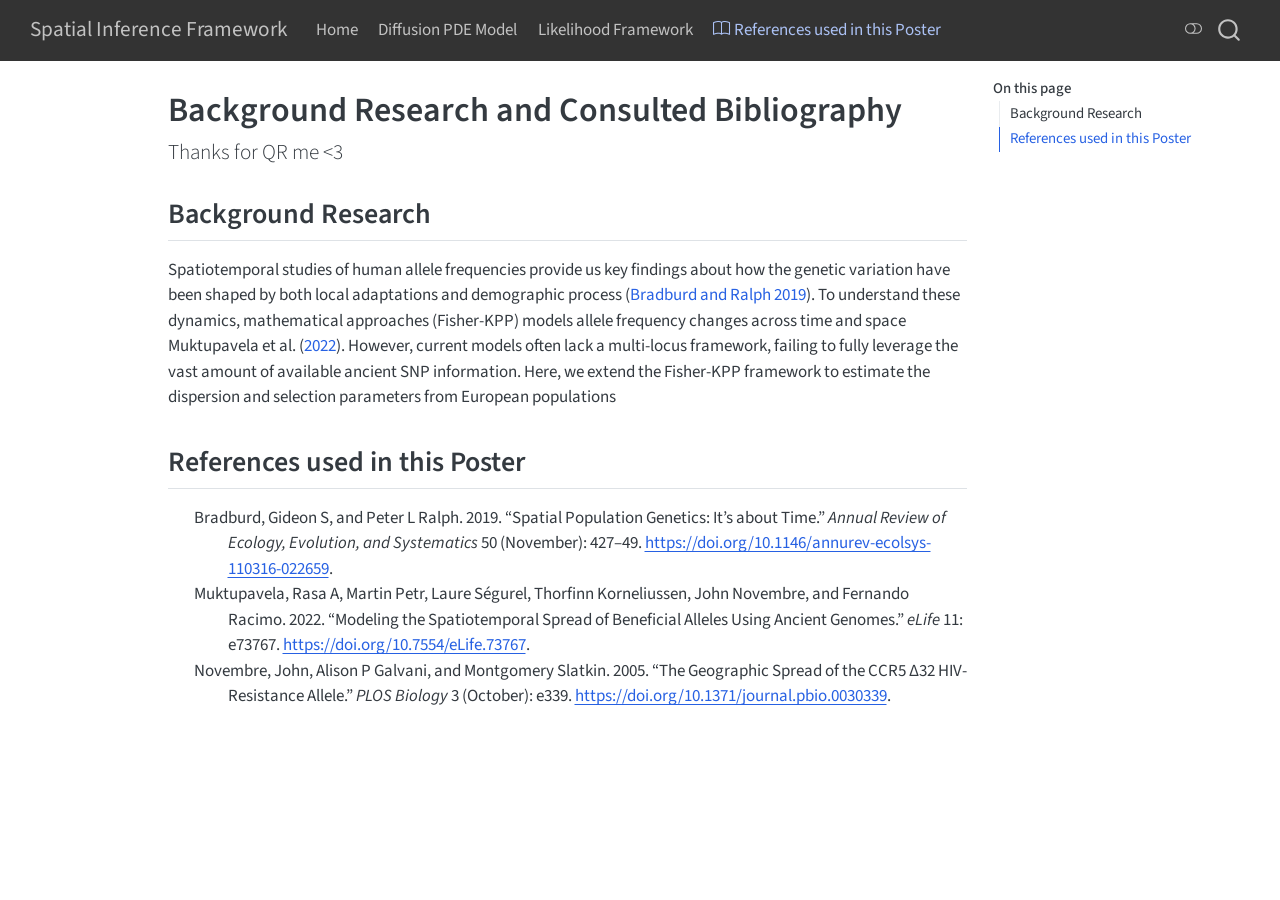
<file: BackgroundResearch_Bibliography.html>
<!DOCTYPE html>
<html xmlns="http://www.w3.org/1999/xhtml" lang="en" xml:lang="en"><head>

<meta charset="utf-8">
<meta name="generator" content="quarto-1.9.38">

<meta name="viewport" content="width=device-width, initial-scale=1.0, user-scalable=yes">


<title>Background Research and Consulted Bibliography – Spatial Inference Framework</title>
<style>
/* Default styles provided by pandoc.
** See https://pandoc.org/MANUAL.html#variables-for-html for config info.
*/
code{white-space: pre-wrap;}
span.smallcaps{font-variant: small-caps;}
div.columns{display: flex; gap: min(4vw, 1.5em);}
div.column{flex: auto; overflow-x: auto;}
div.hanging-indent{margin-left: 1.5em; text-indent: -1.5em;}
ul.task-list{list-style: none;}
ul.task-list li input[type="checkbox"] {
  width: 0.8em;
  margin: 0 0.8em 0.2em -1em; /* quarto-specific, see https://github.com/quarto-dev/quarto-cli/issues/4556 */ 
  vertical-align: middle;
}
/* CSS for citations */
div.csl-bib-body { }
div.csl-entry {
  clear: both;
}
.hanging-indent div.csl-entry {
  margin-left:2em;
  text-indent:-2em;
}
div.csl-left-margin {
  min-width:2em;
  float:left;
}
div.csl-right-inline {
  margin-left:2em;
  padding-left:1em;
}
div.csl-indent {
  margin-left: 2em;
}</style>


<script src="site_libs/quarto-nav/quarto-nav.js"></script>
<script src="site_libs/quarto-nav/headroom.min.js"></script>
<script src="site_libs/clipboard/clipboard.min.js"></script>
<script src="site_libs/quarto-search/autocomplete.umd.js"></script>
<script src="site_libs/quarto-search/fuse.min.js"></script>
<script src="site_libs/quarto-search/quarto-search.js"></script>
<meta name="quarto:offset" content="./">
<script src="site_libs/quarto-html/quarto.js" type="module"></script>
<script src="site_libs/quarto-html/tabsets/tabsets.js" type="module"></script>
<script src="site_libs/quarto-html/popper.min.js"></script>
<script src="site_libs/quarto-html/tippy.umd.min.js"></script>
<script src="site_libs/quarto-html/anchor.min.js"></script>
<link href="site_libs/quarto-html/tippy.css" rel="stylesheet">
<link href="site_libs/quarto-html/quarto-syntax-highlighting-15634bcf2e68342d4ad2dfa704d543f6.css" rel="stylesheet" class="quarto-color-scheme" id="quarto-text-highlighting-styles">
<link href="site_libs/quarto-html/quarto-syntax-highlighting-dark-0a6b7249c26820e032cb0bd839ff02b1.css" rel="stylesheet" class="quarto-color-scheme quarto-color-alternate" id="quarto-text-highlighting-styles">
<link href="site_libs/quarto-html/quarto-syntax-highlighting-15634bcf2e68342d4ad2dfa704d543f6.css" rel="stylesheet" class="quarto-color-scheme-extra" id="quarto-text-highlighting-styles">
<script src="site_libs/bootstrap/bootstrap.min.js"></script>
<link href="site_libs/bootstrap/bootstrap-icons.css" rel="stylesheet">
<link href="site_libs/bootstrap/bootstrap-16167aaf2779315a4e81d8a4634bc055.min.css" rel="stylesheet" append-hash="true" class="quarto-color-scheme" id="quarto-bootstrap" data-mode="light">
<link href="site_libs/bootstrap/bootstrap-dark-4d231137568e2ef51aa2a840044e22e9.min.css" rel="stylesheet" append-hash="true" class="quarto-color-scheme quarto-color-alternate" id="quarto-bootstrap" data-mode="dark">
<link href="site_libs/bootstrap/bootstrap-16167aaf2779315a4e81d8a4634bc055.min.css" rel="stylesheet" append-hash="true" class="quarto-color-scheme-extra" id="quarto-bootstrap" data-mode="light">
<script id="quarto-search-options" type="application/json">{
  "location": "navbar",
  "copy-button": false,
  "collapse-after": 3,
  "panel-placement": "end",
  "type": "overlay",
  "limit": 50,
  "keyboard-shortcut": [
    "f",
    "/",
    "s"
  ],
  "show-item-context": false,
  "language": {
    "search-no-results-text": "No results",
    "search-matching-documents-text": "matching documents",
    "search-copy-link-title": "Copy link to search",
    "search-hide-matches-text": "Hide additional matches",
    "search-more-match-text": "more match in this document",
    "search-more-matches-text": "more matches in this document",
    "search-clear-button-title": "Clear",
    "search-text-placeholder": "",
    "search-detached-cancel-button-title": "Cancel",
    "search-submit-button-title": "Submit",
    "search-label": "Search"
  }
}</script>


<link rel="stylesheet" href="styles.css">
</head>

<body class="nav-fixed quarto-light"><script id="quarto-html-before-body" type="application/javascript">
    const toggleBodyColorMode = (bsSheetEl) => {
      const mode = bsSheetEl.getAttribute("data-mode");
      const bodyEl = window.document.querySelector("body");
      if (mode === "dark") {
        bodyEl.classList.add("quarto-dark");
        bodyEl.classList.remove("quarto-light");
      } else {
        bodyEl.classList.add("quarto-light");
        bodyEl.classList.remove("quarto-dark");
      }
    }
    const toggleBodyColorPrimary = () => {
      const bsSheetEl = window.document.querySelector("link#quarto-bootstrap:not([rel=disabled-stylesheet])");
      if (bsSheetEl) {
        toggleBodyColorMode(bsSheetEl);
      }
    }
    const setColorSchemeToggle = (alternate) => {
      const toggles = window.document.querySelectorAll('.quarto-color-scheme-toggle');
      for (let i=0; i < toggles.length; i++) {
        const toggle = toggles[i];
        if (toggle) {
          if (alternate) {
            toggle.classList.add("alternate");
          } else {
            toggle.classList.remove("alternate");
          }
        }
      }
    };
    const toggleColorMode = (alternate) => {
      // Switch the stylesheets
      const primaryStylesheets = window.document.querySelectorAll('link.quarto-color-scheme:not(.quarto-color-alternate)');
      const alternateStylesheets = window.document.querySelectorAll('link.quarto-color-scheme.quarto-color-alternate');
      manageTransitions('#quarto-margin-sidebar .nav-link', false);
      if (alternate) {
        // note: dark is layered on light, we don't disable primary!
        enableStylesheet(alternateStylesheets);
        for (const sheetNode of alternateStylesheets) {
          if (sheetNode.id === "quarto-bootstrap") {
            toggleBodyColorMode(sheetNode);
          }
        }
      } else {
        disableStylesheet(alternateStylesheets);
        enableStylesheet(primaryStylesheets)
        toggleBodyColorPrimary();
      }
      manageTransitions('#quarto-margin-sidebar .nav-link', true);
      // Switch the toggles
      setColorSchemeToggle(alternate)
      // Hack to workaround the fact that safari doesn't
      // properly recolor the scrollbar when toggling (#1455)
      if (navigator.userAgent.indexOf('Safari') > 0 && navigator.userAgent.indexOf('Chrome') == -1) {
        manageTransitions("body", false);
        window.scrollTo(0, 1);
        setTimeout(() => {
          window.scrollTo(0, 0);
          manageTransitions("body", true);
        }, 40);
      }
    }
    const disableStylesheet = (stylesheets) => {
      for (let i=0; i < stylesheets.length; i++) {
        const stylesheet = stylesheets[i];
        stylesheet.rel = 'disabled-stylesheet';
      }
    }
    const enableStylesheet = (stylesheets) => {
      for (let i=0; i < stylesheets.length; i++) {
        const stylesheet = stylesheets[i];
        if(stylesheet.rel !== 'stylesheet') { // for Chrome, which will still FOUC without this check
          stylesheet.rel = 'stylesheet';
        }
      }
    }
    const manageTransitions = (selector, allowTransitions) => {
      const els = window.document.querySelectorAll(selector);
      for (let i=0; i < els.length; i++) {
        const el = els[i];
        if (allowTransitions) {
          el.classList.remove('notransition');
        } else {
          el.classList.add('notransition');
        }
      }
    }
    const isFileUrl = () => {
      return window.location.protocol === 'file:';
    }
    const hasAlternateSentinel = () => {
      let styleSentinel = getColorSchemeSentinel();
      if (styleSentinel !== null) {
        return styleSentinel === "alternate";
      } else {
        return false;
      }
    }
    const setStyleSentinel = (alternate) => {
      const value = alternate ? "alternate" : "default";
      if (!isFileUrl()) {
        window.localStorage.setItem("quarto-color-scheme", value);
      } else {
        localAlternateSentinel = value;
      }
    }
    const getColorSchemeSentinel = () => {
      if (!isFileUrl()) {
        const storageValue = window.localStorage.getItem("quarto-color-scheme");
        return storageValue != null ? storageValue : localAlternateSentinel;
      } else {
        return localAlternateSentinel;
      }
    }
    const toggleGiscusIfUsed = (isAlternate, darkModeDefault) => {
      const baseTheme = document.querySelector('#giscus-base-theme')?.value ?? 'light';
      const alternateTheme = document.querySelector('#giscus-alt-theme')?.value ?? 'dark';
      let newTheme = '';
      if(authorPrefersDark) {
        newTheme = isAlternate ? baseTheme : alternateTheme;
      } else {
        newTheme = isAlternate ? alternateTheme : baseTheme;
      }
      const changeGiscusTheme = () => {
        // From: https://github.com/giscus/giscus/issues/336
        const sendMessage = (message) => {
          const iframe = document.querySelector('iframe.giscus-frame');
          if (!iframe) return;
          iframe.contentWindow.postMessage({ giscus: message }, 'https://giscus.app');
        }
        sendMessage({
          setConfig: {
            theme: newTheme
          }
        });
      }
      const isGiscussLoaded = window.document.querySelector('iframe.giscus-frame') !== null;
      if (isGiscussLoaded) {
        changeGiscusTheme();
      }
    };
    const authorPrefersDark = false;
    const darkModeDefault = authorPrefersDark;
      document.querySelector('link#quarto-text-highlighting-styles.quarto-color-scheme-extra').rel = 'disabled-stylesheet';
      document.querySelector('link#quarto-bootstrap.quarto-color-scheme-extra').rel = 'disabled-stylesheet';
    let localAlternateSentinel = darkModeDefault ? 'alternate' : 'default';
    // Dark / light mode switch
    window.quartoToggleColorScheme = () => {
      // Read the current dark / light value
      let toAlternate = !hasAlternateSentinel();
      toggleColorMode(toAlternate);
      setStyleSentinel(toAlternate);
      toggleGiscusIfUsed(toAlternate, darkModeDefault);
      window.dispatchEvent(new Event('resize'));
    };
    // Switch to dark mode if need be
    if (hasAlternateSentinel()) {
      toggleColorMode(true);
    } else {
      toggleColorMode(false);
    }
  </script>

<div id="quarto-search-results"></div>
  <header id="quarto-header" class="headroom fixed-top">
    <nav class="navbar navbar-expand-lg " data-bs-theme="dark">
      <div class="navbar-container container-fluid">
      <div class="navbar-brand-container mx-auto">
    <a class="navbar-brand" href="./index.html">
    <span class="navbar-title">Spatial Inference Framework</span>
    </a>
  </div>
            <div id="quarto-search" class="" title="Search"></div>
          <button class="navbar-toggler" type="button" data-bs-toggle="collapse" data-bs-target="#navbarCollapse" aria-controls="navbarCollapse" role="menu" aria-expanded="false" aria-label="Toggle navigation" onclick="if (window.quartoToggleHeadroom) { window.quartoToggleHeadroom(); }">
  <span class="navbar-toggler-icon"></span>
</button>
          <div class="collapse navbar-collapse" id="navbarCollapse">
            <ul class="navbar-nav navbar-nav-scroll me-auto">
  <li class="nav-item">
    <a class="nav-link" href="./index.html"> <i class="bi bi-home" role="img">
</i> 
<span class="menu-text">Home</span></a>
  </li>  
  <li class="nav-item">
    <a class="nav-link" href="./diffusion_pde.html"> 
<span class="menu-text">Diffusion PDE Model</span></a>
  </li>  
  <li class="nav-item">
    <a class="nav-link" href="./likelihood_framework.html"> 
<span class="menu-text">Likelihood Framework</span></a>
  </li>  
  <li class="nav-item">
    <a class="nav-link active" href="./BackgroundResearch_Bibliography.html" aria-current="page"> <i class="bi bi-book" role="img">
</i> 
<span class="menu-text">References used in this Poster</span></a>
  </li>  
</ul>
          </div> <!-- /navcollapse -->
            <div class="quarto-navbar-tools">
  <a href="" class="quarto-color-scheme-toggle quarto-navigation-tool  px-1" onclick="window.quartoToggleColorScheme(); return false;" title="Toggle dark mode"><i class="bi"></i></a>
</div>
      </div> <!-- /container-fluid -->
    </nav>
</header>
<!-- content -->
<div id="quarto-content" class="quarto-container page-columns page-rows-contents page-layout-article page-navbar">
<!-- sidebar -->
<!-- margin-sidebar -->
    <div id="quarto-margin-sidebar" class="sidebar margin-sidebar">
        <nav id="TOC" role="doc-toc" class="toc-active">
    <h2 id="toc-title">On this page</h2>
   
  <ul>
  <li><a href="#background-research" id="toc-background-research" class="nav-link active" data-scroll-target="#background-research">Background Research</a></li>
  <li><a href="#references-used-in-this-poster" id="toc-references-used-in-this-poster" class="nav-link" data-scroll-target="#references-used-in-this-poster">References used in this Poster</a></li>
  </ul>
</nav>
    </div>
<!-- main -->
<main class="content" id="quarto-document-content">


<header id="title-block-header" class="quarto-title-block default">
<div class="quarto-title">
<h1 class="title">Background Research and Consulted Bibliography</h1>
<p class="subtitle lead">Thanks for QR me &lt;3</p>
</div>



<div class="quarto-title-meta">

    
  
    
  </div>
  


</header>


<section id="background-research" class="level2">
<h2 class="anchored" data-anchor-id="background-research">Background Research</h2>
<p>Spatiotemporal studies of human allele frequencies provide us key findings about how the genetic variation have been shaped by both local adaptations and demographic process <span class="citation" data-cites="Bradburd2019">(<a href="#ref-Bradburd2019" role="doc-biblioref">Bradburd and Ralph 2019</a>)</span>. To understand these dynamics, mathematical approaches (Fisher-KPP) models allele frequency changes across time and space <span class="citation" data-cites="Novembre2005">Muktupavela et al. (<a href="#ref-Muktupavela2022" role="doc-biblioref">2022</a>)</span>. However, current models often lack a multi-locus framework, failing to fully leverage the vast amount of available ancient SNP information. Here, we extend the Fisher-KPP framework to estimate the dispersion and selection parameters from European populations</p>
</section>
<section id="references-used-in-this-poster" class="level2">
<h2 class="anchored" data-anchor-id="references-used-in-this-poster">References used in this Poster</h2>
<div id="refs" class="references csl-bib-body hanging-indent" role="list">
<div id="ref-Bradburd2019" class="csl-entry" role="listitem">
Bradburd, Gideon S, and Peter L Ralph. 2019. <span>“Spatial Population Genetics: It’s about Time.”</span> <em>Annual Review of Ecology, Evolution, and Systematics</em> 50 (November): 427–49. <a href="https://doi.org/10.1146/annurev-ecolsys-110316-022659">https://doi.org/10.1146/annurev-ecolsys-110316-022659</a>.
</div>
<div id="ref-Muktupavela2022" class="csl-entry" role="listitem">
Muktupavela, Rasa A, Martin Petr, Laure Ségurel, Thorfinn Korneliussen, John Novembre, and Fernando Racimo. 2022. <span>“Modeling the Spatiotemporal Spread of Beneficial Alleles Using Ancient Genomes.”</span> <em>eLife</em> 11: e73767. <a href="https://doi.org/10.7554/eLife.73767">https://doi.org/10.7554/eLife.73767</a>.
</div>
<div id="ref-Novembre2005" class="csl-entry" role="listitem">
Novembre, John, Alison P Galvani, and Montgomery Slatkin. 2005. <span>“The Geographic Spread of the CCR5 Δ32 HIV-Resistance Allele.”</span> <em>PLOS Biology</em> 3 (October): e339. <a href="https://doi.org/10.1371/journal.pbio.0030339">https://doi.org/10.1371/journal.pbio.0030339</a>.
</div>
</div>


</section>

</main> <!-- /main -->
<script id="quarto-html-after-body" type="application/javascript">
  window.document.addEventListener("DOMContentLoaded", function (event) {
    // Ensure there is a toggle, if there isn't float one in the top right
    if (window.document.querySelector('.quarto-color-scheme-toggle') === null) {
      const a = window.document.createElement('a');
      a.classList.add('top-right');
      a.classList.add('quarto-color-scheme-toggle');
      a.href = "";
      a.onclick = function() { try { window.quartoToggleColorScheme(); } catch {} return false; };
      const i = window.document.createElement("i");
      i.classList.add('bi');
      a.appendChild(i);
      window.document.body.appendChild(a);
    }
    setColorSchemeToggle(hasAlternateSentinel())
    const icon = "";
    const anchorJS = new window.AnchorJS();
    anchorJS.options = {
      placement: 'right',
      icon: icon
    };
    anchorJS.add('.anchored');
    const isCodeAnnotation = (el) => {
      for (const clz of el.classList) {
        if (clz.startsWith('code-annotation-')) {                     
          return true;
        }
      }
      return false;
    }
    const onCopySuccess = function(e) {
      // button target
      const button = e.trigger;
      // don't keep focus
      button.blur();
      // flash "checked"
      button.classList.add('code-copy-button-checked');
      var currentTitle = button.getAttribute("title");
      button.setAttribute("title", "Copied!");
      let tooltip;
      if (window.bootstrap) {
        button.setAttribute("data-bs-toggle", "tooltip");
        button.setAttribute("data-bs-placement", "left");
        button.setAttribute("data-bs-title", "Copied!");
        tooltip = new bootstrap.Tooltip(button, 
          { trigger: "manual", 
            customClass: "code-copy-button-tooltip",
            offset: [0, -8]});
        tooltip.show();    
      }
      setTimeout(function() {
        if (tooltip) {
          tooltip.hide();
          button.removeAttribute("data-bs-title");
          button.removeAttribute("data-bs-toggle");
          button.removeAttribute("data-bs-placement");
        }
        button.setAttribute("title", currentTitle);
        button.classList.remove('code-copy-button-checked');
      }, 1000);
      // clear code selection
      e.clearSelection();
    }
    const getTextToCopy = function(trigger) {
      const outerScaffold = trigger.parentElement.cloneNode(true);
      const codeEl = outerScaffold.querySelector('code');
      for (const childEl of codeEl.children) {
        if (isCodeAnnotation(childEl)) {
          childEl.remove();
        }
      }
      return codeEl.innerText;
    }
    const clipboard = new window.ClipboardJS('.code-copy-button:not([data-in-quarto-modal])', {
      text: getTextToCopy
    });
    clipboard.on('success', onCopySuccess);
    if (window.document.getElementById('quarto-embedded-source-code-modal')) {
      const clipboardModal = new window.ClipboardJS('.code-copy-button[data-in-quarto-modal]', {
        text: getTextToCopy,
        container: window.document.getElementById('quarto-embedded-source-code-modal')
      });
      clipboardModal.on('success', onCopySuccess);
    }
      var localhostRegex = new RegExp(/^(?:http|https):\/\/localhost\:?[0-9]*\//);
      var mailtoRegex = new RegExp(/^mailto:/);
        var filterRegex = new RegExp("https:\/\/alssandrohrnandz\.github\.io\/spatial-inference-appendix\/");
      var isInternal = (href) => {
          return filterRegex.test(href) || localhostRegex.test(href) || mailtoRegex.test(href);
      }
      // Inspect non-navigation links and adorn them if external
     var links = window.document.querySelectorAll('a[href]:not(.nav-link):not(.navbar-brand):not(.toc-action):not(.sidebar-link):not(.sidebar-item-toggle):not(.pagination-link):not(.no-external):not([aria-hidden]):not(.dropdown-item):not(.quarto-navigation-tool):not(.about-link)');
      for (var i=0; i<links.length; i++) {
        const link = links[i];
        if (!isInternal(link.href)) {
          // undo the damage that might have been done by quarto-nav.js in the case of
          // links that we want to consider external
          if (link.dataset.originalHref !== undefined) {
            link.href = link.dataset.originalHref;
          }
            // target, if specified
            link.setAttribute("target", "_blank");
            if (link.getAttribute("rel") === null) {
              link.setAttribute("rel", "noopener");
            }
        }
      }
    function tippyHover(el, contentFn, onTriggerFn, onUntriggerFn) {
      const config = {
        allowHTML: true,
        maxWidth: 500,
        delay: 100,
        arrow: false,
        appendTo: function(el) {
            return el.parentElement;
        },
        interactive: true,
        interactiveBorder: 10,
        theme: 'quarto',
        placement: 'bottom-start',
      };
      if (contentFn) {
        config.content = contentFn;
      }
      if (onTriggerFn) {
        config.onTrigger = onTriggerFn;
      }
      if (onUntriggerFn) {
        config.onUntrigger = onUntriggerFn;
      }
      window.tippy(el, config); 
    }
    const noterefs = window.document.querySelectorAll('a[role="doc-noteref"]');
    for (var i=0; i<noterefs.length; i++) {
      const ref = noterefs[i];
      tippyHover(ref, function() {
        // use id or data attribute instead here
        let href = ref.getAttribute('data-footnote-href') || ref.getAttribute('href');
        try { href = new URL(href).hash; } catch {}
        const id = href.replace(/^#\/?/, "");
        const note = window.document.getElementById(id);
        if (note) {
          return note.innerHTML;
        } else {
          return "";
        }
      });
    }
    const xrefs = window.document.querySelectorAll('a.quarto-xref');
    const processXRef = (id, note) => {
      // Strip column container classes
      const stripColumnClz = (el) => {
        el.classList.remove("page-full", "page-columns");
        if (el.children) {
          for (const child of el.children) {
            stripColumnClz(child);
          }
        }
      }
      stripColumnClz(note)
      if (id === null || id.startsWith('sec-')) {
        // Special case sections, only their first couple elements
        const container = document.createElement("div");
        if (note.children && note.children.length > 2) {
          container.appendChild(note.children[0].cloneNode(true));
          for (let i = 1; i < note.children.length; i++) {
            const child = note.children[i];
            if (child.tagName === "P" && child.innerText === "") {
              continue;
            } else {
              container.appendChild(child.cloneNode(true));
              break;
            }
          }
          if (window.Quarto?.typesetMath) {
            window.Quarto.typesetMath(container);
          }
          return container.innerHTML
        } else {
          if (window.Quarto?.typesetMath) {
            window.Quarto.typesetMath(note);
          }
          return note.innerHTML;
        }
      } else {
        // Remove any anchor links if they are present
        const anchorLink = note.querySelector('a.anchorjs-link');
        if (anchorLink) {
          anchorLink.remove();
        }
        if (window.Quarto?.typesetMath) {
          window.Quarto.typesetMath(note);
        }
        if (note.classList.contains("callout")) {
          return note.outerHTML;
        } else {
          return note.innerHTML;
        }
      }
    }
    for (var i=0; i<xrefs.length; i++) {
      const xref = xrefs[i];
      tippyHover(xref, undefined, function(instance) {
        instance.disable();
        let url = xref.getAttribute('href');
        let hash = undefined; 
        if (url.startsWith('#')) {
          hash = url;
        } else {
          try { hash = new URL(url).hash; } catch {}
        }
        if (hash) {
          const id = hash.replace(/^#\/?/, "");
          const note = window.document.getElementById(id);
          if (note !== null) {
            try {
              const html = processXRef(id, note.cloneNode(true));
              instance.setContent(html);
            } finally {
              instance.enable();
              instance.show();
            }
          } else {
            // See if we can fetch this
            fetch(url.split('#')[0])
            .then(res => res.text())
            .then(html => {
              const parser = new DOMParser();
              const htmlDoc = parser.parseFromString(html, "text/html");
              const note = htmlDoc.getElementById(id);
              if (note !== null) {
                const html = processXRef(id, note);
                instance.setContent(html);
              } 
            }).finally(() => {
              instance.enable();
              instance.show();
            });
          }
        } else {
          // See if we can fetch a full url (with no hash to target)
          // This is a special case and we should probably do some content thinning / targeting
          fetch(url)
          .then(res => res.text())
          .then(html => {
            const parser = new DOMParser();
            const htmlDoc = parser.parseFromString(html, "text/html");
            const note = htmlDoc.querySelector('main.content');
            if (note !== null) {
              // This should only happen for chapter cross references
              // (since there is no id in the URL)
              // remove the first header
              if (note.children.length > 0 && note.children[0].tagName === "HEADER") {
                note.children[0].remove();
              }
              const html = processXRef(null, note);
              instance.setContent(html);
            } 
          }).finally(() => {
            instance.enable();
            instance.show();
          });
        }
      }, function(instance) {
      });
    }
        let selectedAnnoteEl;
        const selectorForAnnotation = ( cell, annotation) => {
          let cellAttr = 'data-code-cell="' + cell + '"';
          let lineAttr = 'data-code-annotation="' +  annotation + '"';
          const selector = 'span[' + cellAttr + '][' + lineAttr + ']';
          return selector;
        }
        const selectCodeLines = (annoteEl) => {
          const doc = window.document;
          const targetCell = annoteEl.getAttribute("data-target-cell");
          const targetAnnotation = annoteEl.getAttribute("data-target-annotation");
          const annoteSpan = window.document.querySelector(selectorForAnnotation(targetCell, targetAnnotation));
          const lines = annoteSpan.getAttribute("data-code-lines").split(",");
          const lineIds = lines.map((line) => {
            return targetCell + "-" + line;
          })
          let top = null;
          let height = null;
          let parent = null;
          if (lineIds.length > 0) {
              //compute the position of the single el (top and bottom and make a div)
              const el = window.document.getElementById(lineIds[0]);
              top = el.offsetTop;
              height = el.offsetHeight;
              parent = el.parentElement.parentElement;
            if (lineIds.length > 1) {
              const lastEl = window.document.getElementById(lineIds[lineIds.length - 1]);
              const bottom = lastEl.offsetTop + lastEl.offsetHeight;
              height = bottom - top;
            }
            if (top !== null && height !== null && parent !== null) {
              // cook up a div (if necessary) and position it 
              let div = window.document.getElementById("code-annotation-line-highlight");
              if (div === null) {
                div = window.document.createElement("div");
                div.setAttribute("id", "code-annotation-line-highlight");
                div.style.position = 'absolute';
                parent.appendChild(div);
              }
              div.style.top = top - 2 + "px";
              div.style.height = height + 4 + "px";
              div.style.left = 0;
              let gutterDiv = window.document.getElementById("code-annotation-line-highlight-gutter");
              if (gutterDiv === null) {
                gutterDiv = window.document.createElement("div");
                gutterDiv.setAttribute("id", "code-annotation-line-highlight-gutter");
                gutterDiv.style.position = 'absolute';
                const codeCell = window.document.getElementById(targetCell);
                const gutter = codeCell.querySelector('.code-annotation-gutter');
                gutter.appendChild(gutterDiv);
              }
              gutterDiv.style.top = top - 2 + "px";
              gutterDiv.style.height = height + 4 + "px";
            }
            selectedAnnoteEl = annoteEl;
          }
        };
        const unselectCodeLines = () => {
          const elementsIds = ["code-annotation-line-highlight", "code-annotation-line-highlight-gutter"];
          elementsIds.forEach((elId) => {
            const div = window.document.getElementById(elId);
            if (div) {
              div.remove();
            }
          });
          selectedAnnoteEl = undefined;
        };
          // Handle positioning of the toggle
      window.addEventListener(
        "resize",
        throttle(() => {
          elRect = undefined;
          if (selectedAnnoteEl) {
            selectCodeLines(selectedAnnoteEl);
          }
        }, 10)
      );
      function throttle(fn, ms) {
      let throttle = false;
      let timer;
        return (...args) => {
          if(!throttle) { // first call gets through
              fn.apply(this, args);
              throttle = true;
          } else { // all the others get throttled
              if(timer) clearTimeout(timer); // cancel #2
              timer = setTimeout(() => {
                fn.apply(this, args);
                timer = throttle = false;
              }, ms);
          }
        };
      }
        // Attach click handler to the DT
        const annoteDls = window.document.querySelectorAll('dt[data-target-cell]');
        for (const annoteDlNode of annoteDls) {
          annoteDlNode.addEventListener('click', (event) => {
            const clickedEl = event.target;
            if (clickedEl !== selectedAnnoteEl) {
              unselectCodeLines();
              const activeEl = window.document.querySelector('dt[data-target-cell].code-annotation-active');
              if (activeEl) {
                activeEl.classList.remove('code-annotation-active');
              }
              selectCodeLines(clickedEl);
              clickedEl.classList.add('code-annotation-active');
            } else {
              // Unselect the line
              unselectCodeLines();
              clickedEl.classList.remove('code-annotation-active');
            }
          });
        }
    const findCites = (el) => {
      const parentEl = el.parentElement;
      if (parentEl) {
        const cites = parentEl.dataset.cites;
        if (cites) {
          return {
            el,
            cites: cites.split(' ')
          };
        } else {
          return findCites(el.parentElement)
        }
      } else {
        return undefined;
      }
    };
    var bibliorefs = window.document.querySelectorAll('a[role="doc-biblioref"]');
    for (var i=0; i<bibliorefs.length; i++) {
      const ref = bibliorefs[i];
      const citeInfo = findCites(ref);
      if (citeInfo) {
        tippyHover(citeInfo.el, function() {
          var popup = window.document.createElement('div');
          citeInfo.cites.forEach(function(cite) {
            var citeDiv = window.document.createElement('div');
            citeDiv.classList.add('hanging-indent');
            citeDiv.classList.add('csl-entry');
            var biblioDiv = window.document.getElementById('ref-' + cite);
            if (biblioDiv) {
              citeDiv.innerHTML = biblioDiv.innerHTML;
            }
            popup.appendChild(citeDiv);
          });
          return popup.innerHTML;
        });
      }
    }
  });
  </script>
</div> <!-- /content -->




</body></html>
</file>
<file: site_libs/quarto-html/tippy.css>
.tippy-box[data-animation=fade][data-state=hidden]{opacity:0}[data-tippy-root]{max-width:calc(100vw - 10px)}.tippy-box{position:relative;background-color:#333;color:#fff;border-radius:4px;font-size:14px;line-height:1.4;white-space:normal;outline:0;transition-property:transform,visibility,opacity}.tippy-box[data-placement^=top]>.tippy-arrow{bottom:0}.tippy-box[data-placement^=top]>.tippy-arrow:before{bottom:-7px;left:0;border-width:8px 8px 0;border-top-color:initial;transform-origin:center top}.tippy-box[data-placement^=bottom]>.tippy-arrow{top:0}.tippy-box[data-placement^=bottom]>.tippy-arrow:before{top:-7px;left:0;border-width:0 8px 8px;border-bottom-color:initial;transform-origin:center bottom}.tippy-box[data-placement^=left]>.tippy-arrow{right:0}.tippy-box[data-placement^=left]>.tippy-arrow:before{border-width:8px 0 8px 8px;border-left-color:initial;right:-7px;transform-origin:center left}.tippy-box[data-placement^=right]>.tippy-arrow{left:0}.tippy-box[data-placement^=right]>.tippy-arrow:before{left:-7px;border-width:8px 8px 8px 0;border-right-color:initial;transform-origin:center right}.tippy-box[data-inertia][data-state=visible]{transition-timing-function:cubic-bezier(.54,1.5,.38,1.11)}.tippy-arrow{width:16px;height:16px;color:#333}.tippy-arrow:before{content:"";position:absolute;border-color:transparent;border-style:solid}.tippy-content{position:relative;padding:5px 9px;z-index:1}
</file>
<file: site_libs/quarto-html/quarto-syntax-highlighting-15634bcf2e68342d4ad2dfa704d543f6.css>
/* quarto syntax highlight colors */
:root {
  --quarto-hl-ot-color: #003B4F;
  --quarto-hl-at-color: #657422;
  --quarto-hl-ss-color: #20794D;
  --quarto-hl-an-color: #5E5E5E;
  --quarto-hl-fu-color: #4758AB;
  --quarto-hl-st-color: #20794D;
  --quarto-hl-cf-color: #003B4F;
  --quarto-hl-op-color: #5E5E5E;
  --quarto-hl-er-color: #AD0000;
  --quarto-hl-bn-color: #AD0000;
  --quarto-hl-al-color: #AD0000;
  --quarto-hl-va-color: #111111;
  --quarto-hl-bu-color: inherit;
  --quarto-hl-ex-color: inherit;
  --quarto-hl-pp-color: #AD0000;
  --quarto-hl-in-color: #5E5E5E;
  --quarto-hl-vs-color: #20794D;
  --quarto-hl-wa-color: #5E5E5E;
  --quarto-hl-do-color: #5E5E5E;
  --quarto-hl-im-color: #00769E;
  --quarto-hl-ch-color: #20794D;
  --quarto-hl-dt-color: #AD0000;
  --quarto-hl-fl-color: #AD0000;
  --quarto-hl-co-color: #5E5E5E;
  --quarto-hl-cv-color: #5E5E5E;
  --quarto-hl-cn-color: #8f5902;
  --quarto-hl-sc-color: #5E5E5E;
  --quarto-hl-dv-color: #AD0000;
  --quarto-hl-kw-color: #003B4F;
}

/* other quarto variables */
:root {
  --quarto-font-monospace: SFMono-Regular, Menlo, Monaco, Consolas, "Liberation Mono", "Courier New", monospace;
}

/* syntax highlight based on Pandoc's rules */
pre > code.sourceCode > span {
  color: #003B4F;
}

code.sourceCode > span {
  color: #003B4F;
}

div.sourceCode,
div.sourceCode pre.sourceCode {
  color: #003B4F;
}

/* Normal */
code span {
  color: #003B4F;
}

/* Alert */
code span.al {
  color: #AD0000;
  font-style: inherit;
}

/* Annotation */
code span.an {
  color: #5E5E5E;
  font-style: inherit;
}

/* Attribute */
code span.at {
  color: #657422;
  font-style: inherit;
}

/* BaseN */
code span.bn {
  color: #AD0000;
  font-style: inherit;
}

/* BuiltIn */
code span.bu {
  font-style: inherit;
}

/* ControlFlow */
code span.cf {
  color: #003B4F;
  font-weight: bold;
  font-style: inherit;
}

/* Char */
code span.ch {
  color: #20794D;
  font-style: inherit;
}

/* Constant */
code span.cn {
  color: #8f5902;
  font-style: inherit;
}

/* Comment */
code span.co {
  color: #5E5E5E;
  font-style: inherit;
}

/* CommentVar */
code span.cv {
  color: #5E5E5E;
  font-style: italic;
}

/* Documentation */
code span.do {
  color: #5E5E5E;
  font-style: italic;
}

/* DataType */
code span.dt {
  color: #AD0000;
  font-style: inherit;
}

/* DecVal */
code span.dv {
  color: #AD0000;
  font-style: inherit;
}

/* Error */
code span.er {
  color: #AD0000;
  font-style: inherit;
}

/* Extension */
code span.ex {
  font-style: inherit;
}

/* Float */
code span.fl {
  color: #AD0000;
  font-style: inherit;
}

/* Function */
code span.fu {
  color: #4758AB;
  font-style: inherit;
}

/* Import */
code span.im {
  color: #00769E;
  font-style: inherit;
}

/* Information */
code span.in {
  color: #5E5E5E;
  font-style: inherit;
}

/* Keyword */
code span.kw {
  color: #003B4F;
  font-weight: bold;
  font-style: inherit;
}

/* Operator */
code span.op {
  color: #5E5E5E;
  font-style: inherit;
}

/* Other */
code span.ot {
  color: #003B4F;
  font-style: inherit;
}

/* Preprocessor */
code span.pp {
  color: #AD0000;
  font-style: inherit;
}

/* SpecialChar */
code span.sc {
  color: #5E5E5E;
  font-style: inherit;
}

/* SpecialString */
code span.ss {
  color: #20794D;
  font-style: inherit;
}

/* String */
code span.st {
  color: #20794D;
  font-style: inherit;
}

/* Variable */
code span.va {
  color: #111111;
  font-style: inherit;
}

/* VerbatimString */
code span.vs {
  color: #20794D;
  font-style: inherit;
}

/* Warning */
code span.wa {
  color: #5E5E5E;
  font-style: italic;
}

.prevent-inlining {
  content: "</";
}

/*# sourceMappingURL=f23921c56f73e400b49028c9186a1aa0.css.map */
</file>
<file: site_libs/quarto-html/quarto-syntax-highlighting-dark-0a6b7249c26820e032cb0bd839ff02b1.css>
/* quarto syntax highlight colors */
:root {
  --quarto-hl-al-color: #f07178;
  --quarto-hl-an-color: #d4d0ab;
  --quarto-hl-at-color: #00e0e0;
  --quarto-hl-bn-color: #d4d0ab;
  --quarto-hl-bu-color: #abe338;
  --quarto-hl-ch-color: #abe338;
  --quarto-hl-co-color: #f8f8f2;
  --quarto-hl-cv-color: #ffd700;
  --quarto-hl-cn-color: #ffd700;
  --quarto-hl-cf-color: #ffa07a;
  --quarto-hl-dt-color: #ffa07a;
  --quarto-hl-dv-color: #d4d0ab;
  --quarto-hl-do-color: #f8f8f2;
  --quarto-hl-er-color: #f07178;
  --quarto-hl-ex-color: #00e0e0;
  --quarto-hl-fl-color: #d4d0ab;
  --quarto-hl-fu-color: #ffa07a;
  --quarto-hl-im-color: #abe338;
  --quarto-hl-in-color: #d4d0ab;
  --quarto-hl-kw-color: #ffa07a;
  --quarto-hl-op-color: #ffa07a;
  --quarto-hl-ot-color: #00e0e0;
  --quarto-hl-pp-color: #dcc6e0;
  --quarto-hl-re-color: #00e0e0;
  --quarto-hl-sc-color: #abe338;
  --quarto-hl-ss-color: #abe338;
  --quarto-hl-st-color: #abe338;
  --quarto-hl-va-color: #00e0e0;
  --quarto-hl-vs-color: #abe338;
  --quarto-hl-wa-color: #dcc6e0;
}

/* other quarto variables */
:root {
  --quarto-font-monospace: SFMono-Regular, Menlo, Monaco, Consolas, "Liberation Mono", "Courier New", monospace;
}

/* syntax highlight based on Pandoc's rules */
pre > code.sourceCode > span {
  color: #f8f8f2;
}

code.sourceCode > span {
  color: #f8f8f2;
}

div.sourceCode,
div.sourceCode pre.sourceCode {
  color: #f8f8f2;
}

/* Normal */
code span {
  color: #f8f8f2;
}

/* Alert */
code span.al {
  color: #f07178;
}

/* Annotation */
code span.an {
  color: #d4d0ab;
}

/* Attribute */
code span.at {
  color: #00e0e0;
}

/* BaseN */
code span.bn {
  color: #d4d0ab;
}

/* BuiltIn */
code span.bu {
  color: #abe338;
}

/* ControlFlow */
code span.cf {
  font-weight: bold;
  color: #ffa07a;
}

/* Char */
code span.ch {
  color: #abe338;
}

/* Constant */
code span.cn {
  color: #ffd700;
}

/* Comment */
code span.co {
  font-style: italic;
  color: #f8f8f2;
}

/* CommentVar */
code span.cv {
  color: #ffd700;
}

/* Documentation */
code span.do {
  color: #f8f8f2;
}

/* DataType */
code span.dt {
  color: #ffa07a;
}

/* DecVal */
code span.dv {
  color: #d4d0ab;
}

/* Error */
code span.er {
  color: #f07178;
  text-decoration: underline;
}

/* Extension */
code span.ex {
  font-weight: bold;
  color: #00e0e0;
}

/* Float */
code span.fl {
  color: #d4d0ab;
}

/* Function */
code span.fu {
  color: #ffa07a;
}

/* Import */
code span.im {
  color: #abe338;
}

/* Information */
code span.in {
  color: #d4d0ab;
}

/* Keyword */
code span.kw {
  font-weight: bold;
  color: #ffa07a;
}

/* Operator */
code span.op {
  color: #ffa07a;
}

/* Other */
code span.ot {
  color: #00e0e0;
}

/* Preprocessor */
code span.pp {
  color: #dcc6e0;
}

/* RegionMarker */
code span.re {
  background-color: #f8f8f2;
  color: #00e0e0;
}

/* SpecialChar */
code span.sc {
  color: #abe338;
}

/* SpecialString */
code span.ss {
  color: #abe338;
}

/* String */
code span.st {
  color: #abe338;
}

/* Variable */
code span.va {
  color: #00e0e0;
}

/* VerbatimString */
code span.vs {
  color: #abe338;
}

/* Warning */
code span.wa {
  color: #dcc6e0;
}

.prevent-inlining {
  content: "</";
}

/*# sourceMappingURL=175367c052bafc98bd680af3479823f0.css.map */
</file>
<file: styles.css>
/* Custom styles */
</file>
